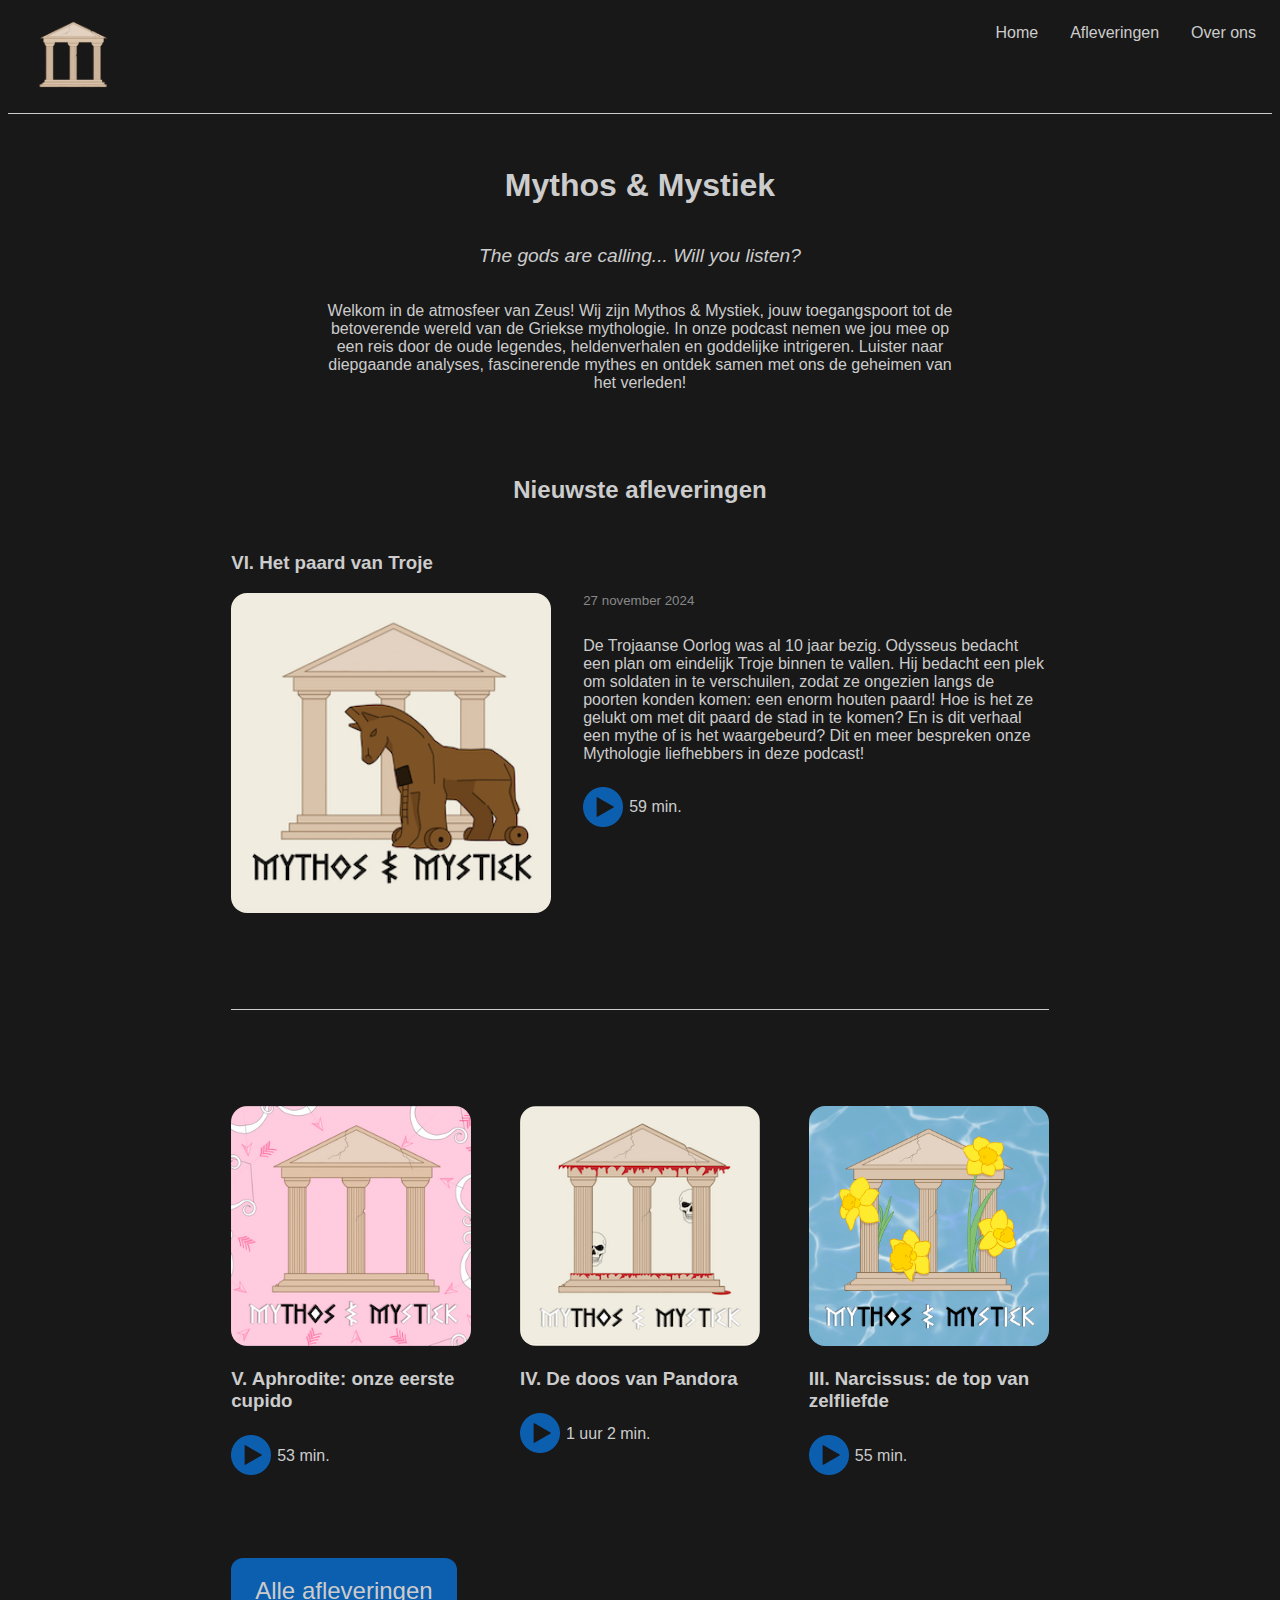
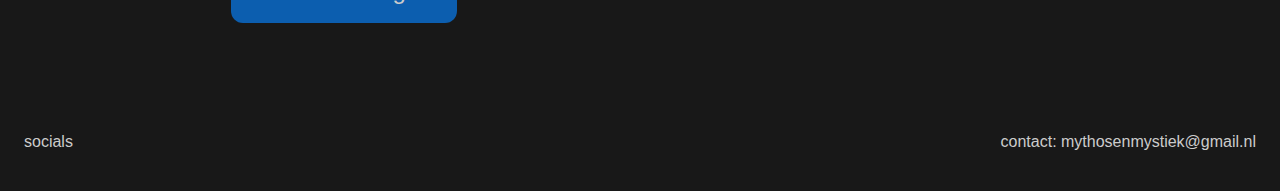
<file: EvavanderDussen_Koraal_Eindopdracht_Internetstandaarden/index.html>
<!DOCTYPE html>
<html lang="nl">
    <link rel="stylesheet" href="styles.css">
<head>
    <meta charset="UTF-8">
    <meta name="viewport" content="width=device-width, initial-scale=1.0">
    <title>Mythos & Mystiek</title>
</head>
<body>
    <header>
        <a href="index.html"><img src="images/logo.png" alt="Logo"></a>
        <section>
            <nav>
                <ul>
                    <li><a href="index.html">Home</a></li>
                    <li><a href="afleveringen.html">Afleveringen</a></li>
                    <li><a href="over_ons.html">Over ons</a></li>
                </ul>
            </nav>
        </section> 
    </header>
    <main id="home">
        <section>
            <h1>Mythos & Mystiek</h1>
            <p>The gods are calling... Will you listen?</p>
            <p>Welkom in de atmosfeer van Zeus! Wij zijn Mythos & Mystiek, jouw toegangspoort tot de betoverende wereld van de Griekse mythologie. In onze podcast nemen we jou mee op een reis door de oude legendes, heldenverhalen en goddelijke intrigeren. Luister naar diepgaande analyses, fascinerende mythes en ontdek samen met ons de geheimen van het verleden!</p>
        </section>
        <h2>Nieuwste afleveringen</h2>
        <section>
            <h3>VI. Het paard van Troje</h3>
            <div>
                <img src="images/trojaanse_paard_thumbnail.png" alt="Thumbnail Paard van Troje" style="width: 20em; height: 20em; border-radius: 1em;">
                <div>
                    <p>27 november 2024</p>
                    <p>De Trojaanse Oorlog was al 10 jaar bezig. Odysseus bedacht een plan om eindelijk Troje binnen te vallen. Hij bedacht een plek om soldaten in te verschuilen, zodat ze ongezien langs de poorten konden komen: een enorm houten paard! Hoe is het ze gelukt om met dit paard de stad in te komen? En is dit verhaal een mythe of is het waargebeurd? Dit en meer bespreken onze Mythologie liefhebbers in deze podcast!</p>
                    <div>
                        <button><img src="images/play_button.png" alt="play"></button>
                        <p>59 min.</p>  
                    </div>
                </div>
            </div>
        </section>
        <div>
            <section>
                <img src="images/aphrodite_thumbnail.png" alt="Thumbnail Aphrodite" style="width: 15em; height: 15em; border-radius: 1em;">
                <h3>V. Aphrodite: onze eerste cupido</h3>
                <div>
                    <button><img src="images/play_button.png" alt="play"></button>
                    <p>53 min.</p>
                </div>
            </section>
            <section>
                <img src="images/doos_van_pandora_thumbnail.png" alt="Thumbnail Doos van Pandora" style="width: 15em; height: 15em; border-radius: 1em;">
                <h3>IV. De doos van Pandora</h3>
                <div>
                    <button><img src="images/play_button.png" alt="play"></button>
                    <p>1 uur 2 min.</p>
                </div>
            </section>
            <section>
                <img src="images/narcissus_thumbnail.png" alt="Thumbnail Narcissus" style="width: 15em; height: 15em; border-radius: 1em;">
                <h3>III. Narcissus: de top van zelfliefde</h3>
                <div>
                    <button><img src="images/play_button.png" alt="play"></button>
                    <p>55 min.</p>
                </div>
            </section>
        </div>
        <a href="afleveringen.html">Alle afleveringen</a>
    </main>
    <footer>
            <p>socials</p>
            <!-- linkjes naar onze social media accounts -->
            <p>contact: mythosenmystiek@gmail.nl</p>
    </footer>
</body>
</html>
</file>
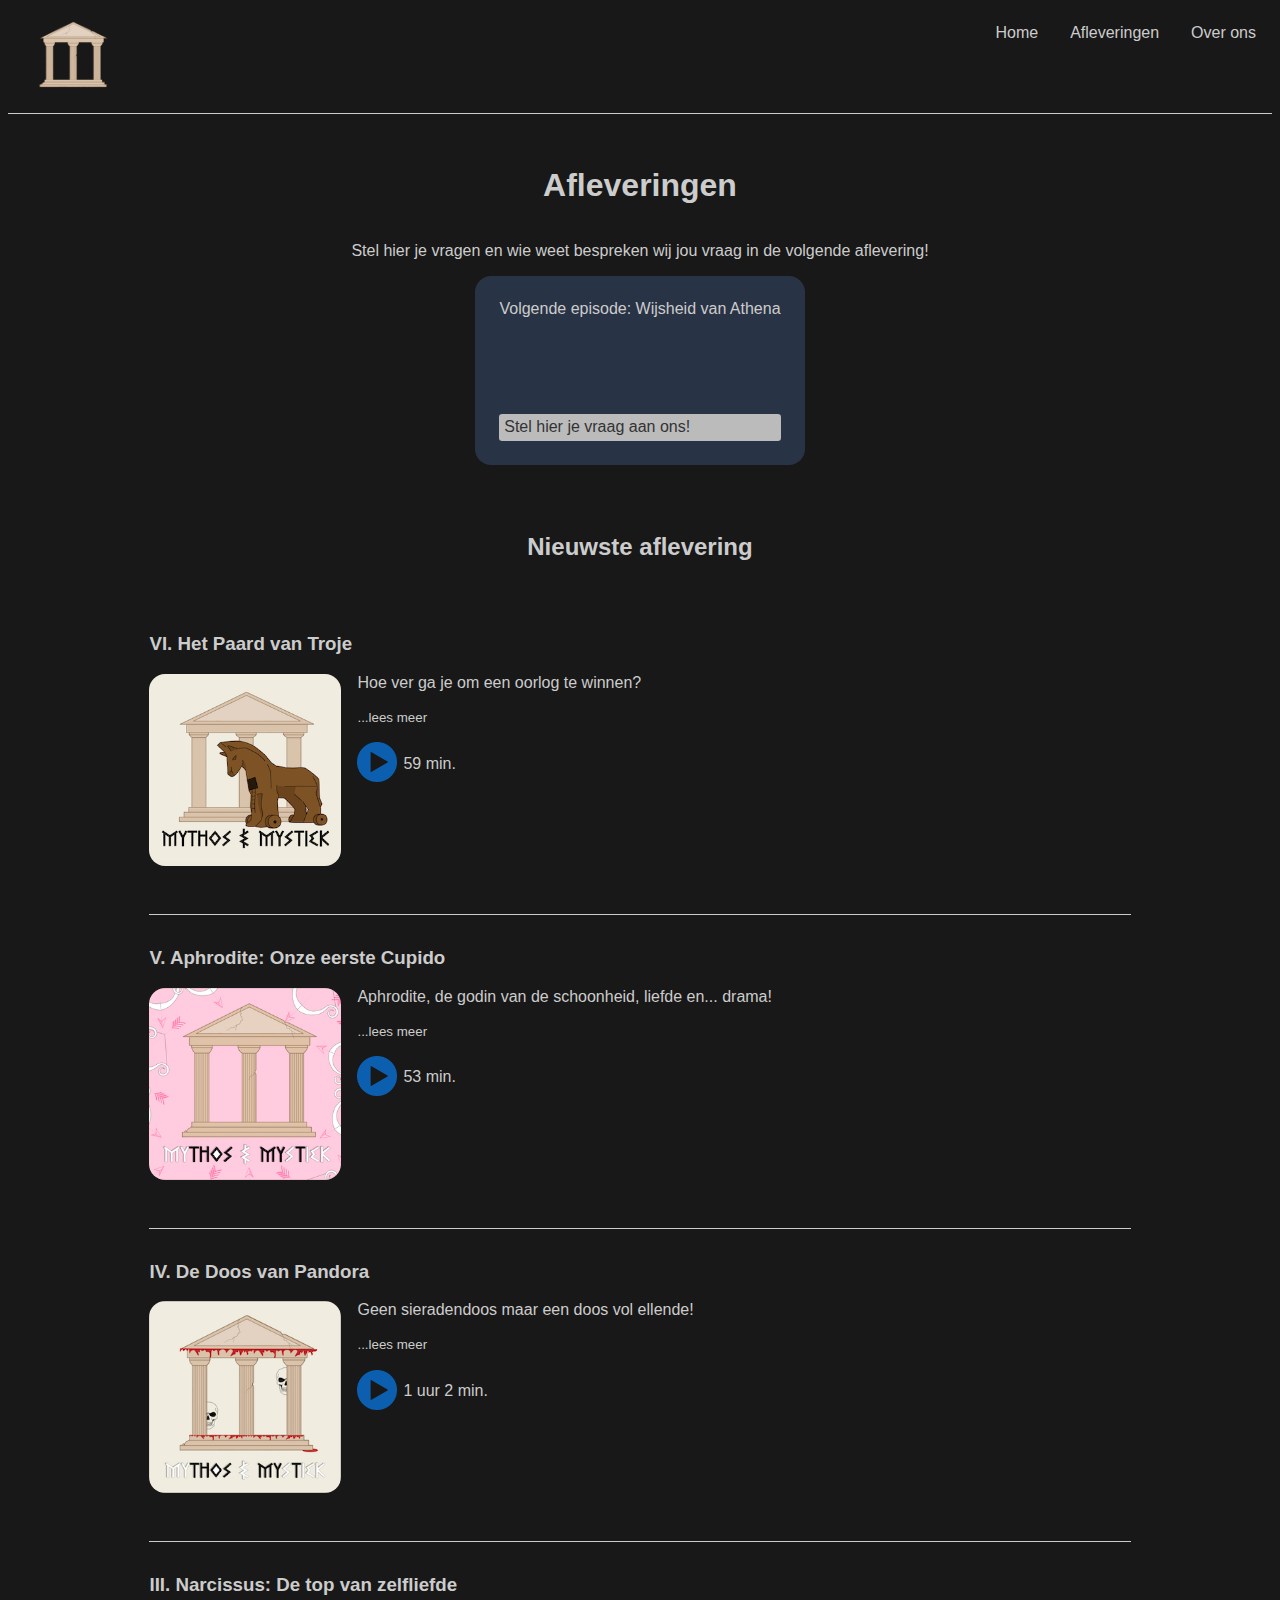
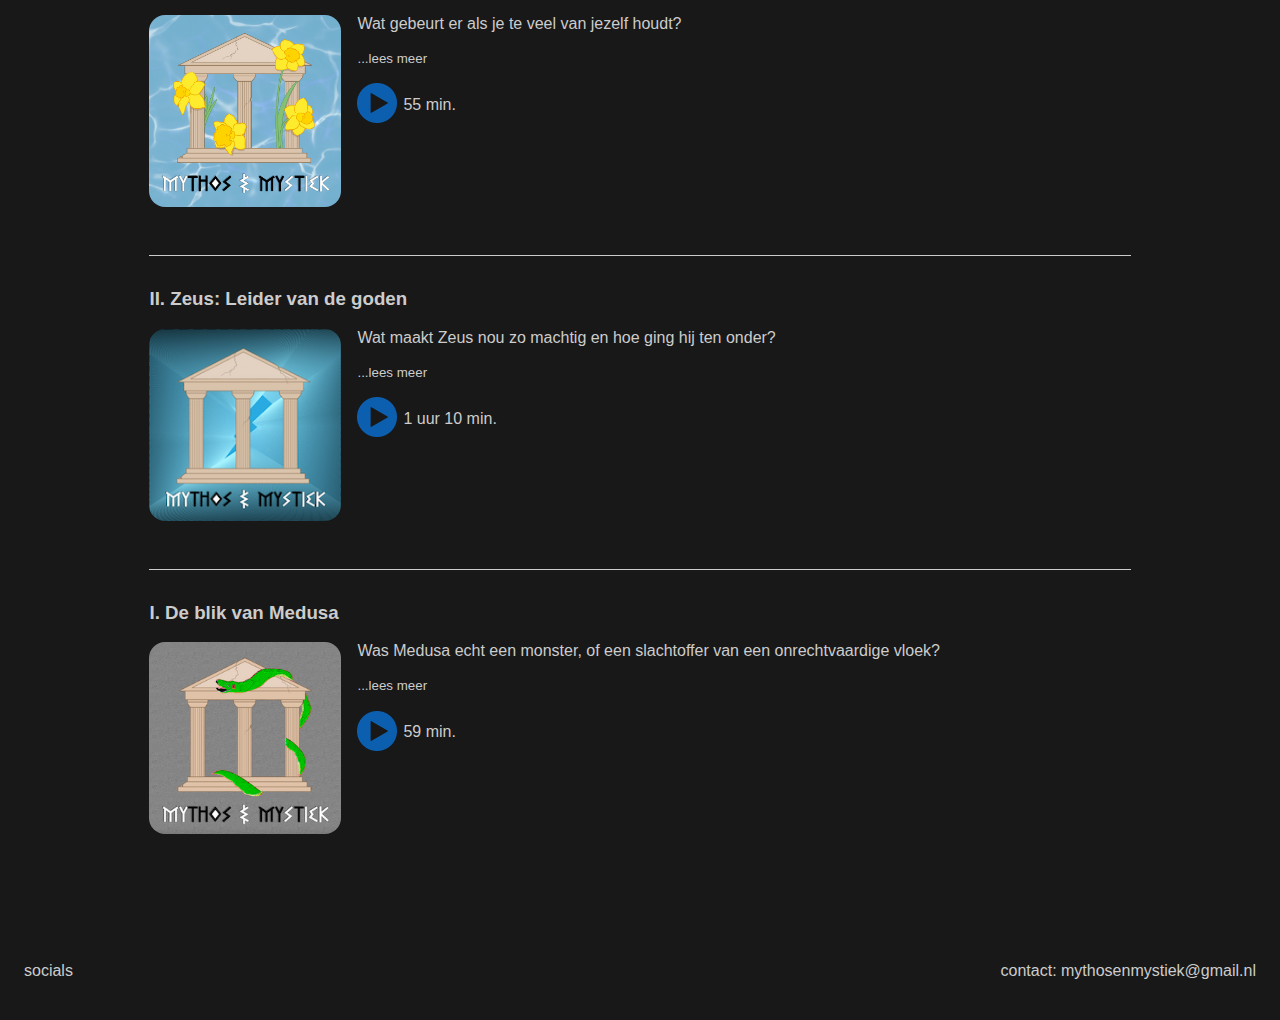
<file: EvavanderDussen_Koraal_Eindopdracht_Internetstandaarden/afleveringen.html>
<!DOCTYPE html>
<html lang="nl">
    <link rel="stylesheet" href="styles.css">
<head>
    <title>Afleveringen</title>
    <meta charset="UTF-8">
    <meta name="viewport" content="width=device-width, initial-scale=1.0">
    <title>Document</title>
</head>
<body>
    <header>
        <a href="index.html"><img src="images/logo.png" alt="Logo"></a>
        <section>
            <nav>
                <ul>
                    <li><a href="index.html">Home</a></li>
                    <li><a href="afleveringen.html">Afleveringen</a></li>
                    <li><a href="over_ons.html">Over ons</a></li>
                </ul>
            </nav>
        </section>
    </header>
    <main id="afleveringen">
        <section>
            <h1>Afleveringen</h1>    
            <p>Stel hier je vragen en wie weet bespreken wij jou vraag in de volgende aflevering!</p>
            <section>
                <p>Volgende episode: Wijsheid van Athena</p>
                <p>Stel hier je vraag aan ons!</p>
            </section>
        </section>
        <h2>Nieuwste aflevering</h2>
        <section>
            <h3>VI. Het Paard van Troje</h3>
            <div>
                <img src="images/trojaanse_paard_thumbnail.png" alt="Thumbnail Paard van Troje" style="width: 12em; height: 12em; border-radius: 1em;">
                <div>
                    <p>Hoe ver ga je om een oorlog te winnen?</p>
                    <button>...lees meer</button>
                    <div>
                        <button><img src="images/play_button.png" alt="play"></button>
                        <p>59 min.</p>
                    </div>
                </div>
            </div>
        </section>
        <section>
            <h3>V. Aphrodite: Onze eerste Cupido</h3>
            <div>
                <img src="images/aphrodite_thumbnail.png" alt="Thumbnail Aphrodite" style="width: 12em; height: 12em; border-radius: 1em;">
                <div>
                    <p>Aphrodite, de godin van de schoonheid, liefde en... drama!</p>
                    <button>...lees meer</button>
                    <div>
                        <button><img src="images/play_button.png" alt="play"></button>
                        <p>53 min.</p> 
                    </div>
                </div>
            </div>
        </section>
        <section>
            <h3>IV. De Doos van Pandora</h3>
            <div>
                <img src="images/doos_van_pandora_thumbnail.png" alt="Thumbnail Doos van Pandora" style="width: 12em; height: 12em; border-radius: 1em;">
                <div>
                    <p>Geen sieradendoos maar een doos vol ellende!</p>
                    <button>...lees meer</button>
                    <div>
                        <button><img src="images/play_button.png" alt="play"></button>
                        <p>1 uur 2 min.</p> 
                    </div>
                </div>
            </div>
        </section>
        <section>
            <h3>III. Narcissus: De top van zelfliefde</h3>
            <div>
                <img src="images/narcissus_thumbnail.png" alt="Thumbnail Narcissus" style="width: 12em; height: 12em; border-radius: 1em;">
                <div>
                    <p>Wat gebeurt er als je te veel van jezelf houdt?</p>
                    <button>...lees meer</button>
                    <div>
                        <button><img src="images/play_button.png" alt="play"></button>
                        <p>55 min.</p> 
                    </div>
                </div>
            </div>
        </section>
        <section>
            <h3>II. Zeus: Leider van de goden</h3>
            <div>
                <img src="images/zeus_thumbnail.png" alt="Thumbnail Zeus" style="width: 12em; height: 12em; border-radius: 1em;">
                <div>
                    <p>Wat maakt Zeus nou zo machtig en hoe ging hij ten onder?</p>
                    <button>...lees meer</button>
                    <div>
                        <button><img src="images/play_button.png" alt="play"></button>
                        <p>1 uur 10 min.</p>
                    </div>
                </div>
            </div>
        </section>
        <section>
            <h3>I. De blik van Medusa</h3>
            <div>
                <img src="images/medusa_thumbnail.png" alt="Thumbnail Medusa" style="width: 12em; height: 12em; border-radius: 1em;">
                <div>
                    <p>Was Medusa echt een monster, of een slachtoffer van een onrechtvaardige vloek?</p>
                    <button>...lees meer</button>
                    <div>
                        <button><img src="images/play_button.png" alt="play"></button>
                        <p>59 min.</p>
                    </div>
                </div>
            </div>
        </section>
    </main>
    <footer>
        <p>socials</p>
        <!-- linkjes naar onze social media accounts -->
        <p>contact: mythosenmystiek@gmail.nl</p>
    </footer>
</body>
</html>
</file>
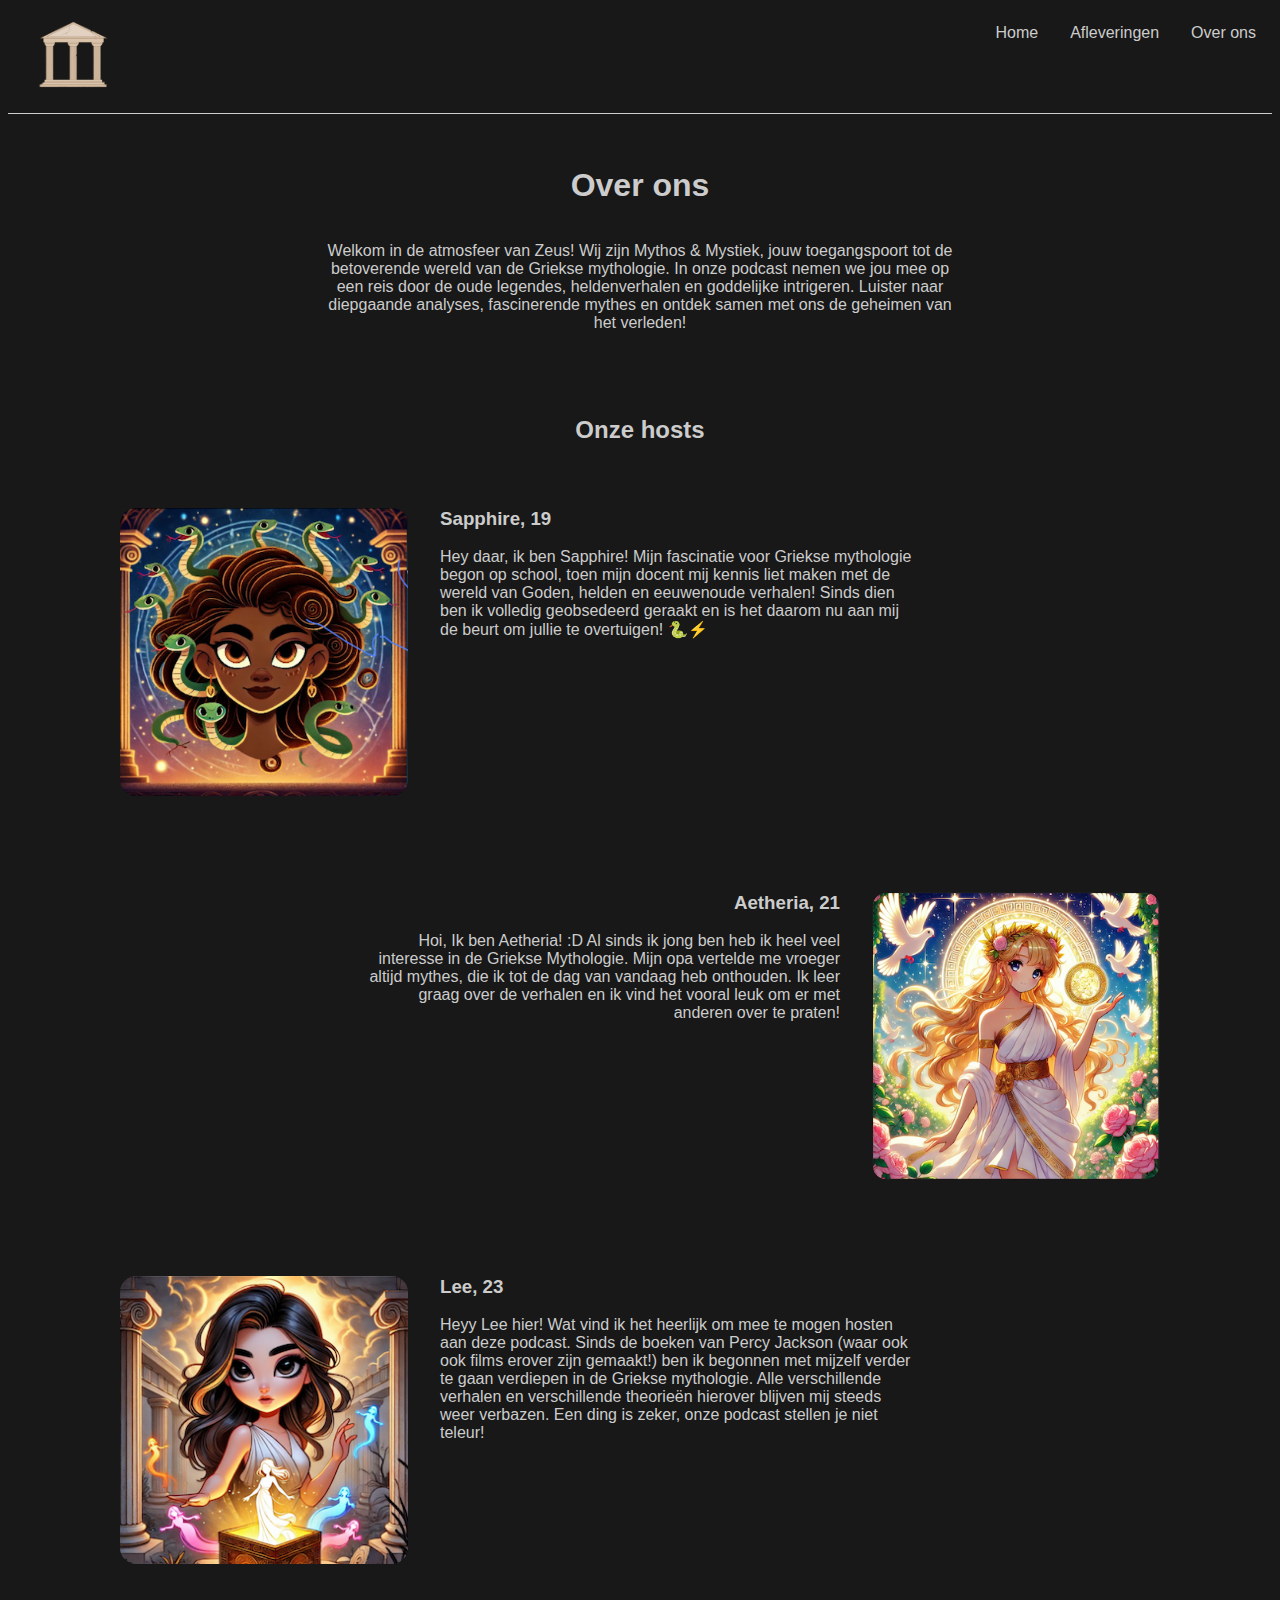
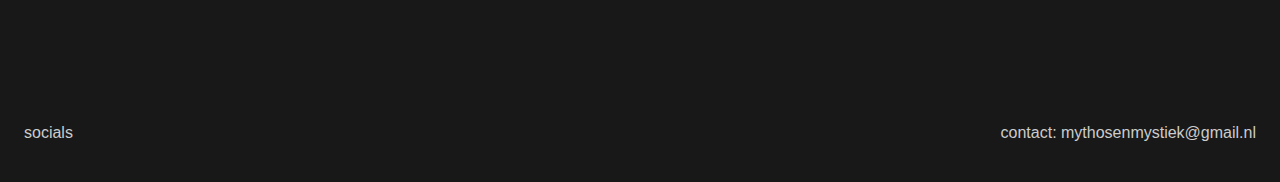
<file: EvavanderDussen_Koraal_Eindopdracht_Internetstandaarden/over_ons.html>
<!DOCTYPE html>
<html lang="nl">
    <link rel="stylesheet" href="styles.css">
<head>
    <title>Over ons</title>
    <meta charset="UTF-8">
    <meta name="viewport" content="width=device-width, initial-scale=1.0">
    <title>Document</title>
</head>
<body>
    <header>
        <a href="index.html"><img src="images/logo.png" alt="Logo"></a>
        <nav>
            <ul>
                <li><a href="index.html">Home</a></li>
                <li><a href="afleveringen.html">Afleveringen</a></li>
                <li><a href="over_ons.html">Over ons</a></li>
            </ul>
        </nav> 
    </header>
    <main id="about">
        <section>
            <h1>Over ons</h1>
            <p>Welkom in de atmosfeer van Zeus! Wij zijn Mythos & Mystiek, jouw toegangspoort tot de betoverende wereld van de Griekse mythologie. In onze podcast nemen we jou mee op een reis door de oude legendes, heldenverhalen en goddelijke intrigeren. Luister naar diepgaande analyses, fascinerende mythes en ontdek samen met ons de geheimen van het verleden!</p>
        </section>
        <h2>Onze hosts</h2>
        <section>
            <img src="images/Sapphire.png" alt="Sapphire foto" style="width: 18em; height: 18em; border-radius: 1em;">
            <div>
                <h3>Sapphire, 19</h3>
                <p>Hey daar, ik ben Sapphire! Mijn fascinatie voor Griekse mythologie begon op school, toen mijn docent mij kennis liet maken met de wereld van Goden, helden en eeuwenoude verhalen! Sinds dien ben ik <em>volledig</em> geobsedeerd geraakt en is het daarom nu aan mij de beurt om jullie te overtuigen! 🐍⚡️</p>
            </div>
        </section>
        <section>
            <img src="images/Aetheria.png" alt="Aetheria foto" style="width: 18em; height: 18em; border-radius: 1em;">
            <div>
                <h3>Aetheria, 21</h3>
                <p>Hoi, Ik ben Aetheria! :D Al sinds ik jong ben heb ik <em>heel</em> veel interesse in de Griekse Mythologie. Mijn opa vertelde me vroeger altijd mythes, die ik tot de dag van vandaag heb onthouden. Ik leer graag over de verhalen en ik vind het vooral leuk om er met anderen over te praten!</p> 
            </div>
        </section>
        <section>
            <img src="images/Lee.png" alt="Lee foto" style="width: 18em; height: 18em; border-radius: 1em;">
            <div>
                <h3>Lee, 23</h3>
                <p>Heyy Lee hier! Wat vind ik het heerlijk om mee te mogen hosten aan deze podcast. Sinds de boeken van Percy Jackson (waar ook ook films erover zijn gemaakt!) ben ik begonnen met mijzelf verder te gaan verdiepen in de Griekse mythologie. Alle verschillende verhalen en verschillende theorieën hierover blijven mij steeds weer verbazen. Een ding is zeker, onze podcast stellen je <em>niet</em> teleur!</p>
            </div>
        </section>
    </main>
    <footer>
        <p>socials</p>
        <!-- linkjes naar onze social media accounts -->
        <p>contact: mythosenmystiek@gmail.nl</p>
    </footer>
</body>
</html>
</file>
<file: EvavanderDussen_Koraal_Eindopdracht_Internetstandaarden/styles.css>
/* algemeen */

header {
  display: flex;
  justify-content: space-between;
  position: relative;
  text-align: center;
  border-bottom: #CCC solid 0.05em;
}

header img {
  width: 8em;
  padding-top: 0.3em;
}

ul {
  list-style-type: none;
  display: flex;
  justify-content: end;
  align-items: flex-start;
}

li {
  padding: 0em 1em;
}

* {
  background-color: #181818;
  color: #CCC;
  font-family: 'Lucida Sans', 'Lucida Sans Regular', 'Lucida Grande', 'Lucida Sans Unicode', Geneva, Verdana, sans-serif;
}

main {
  margin-left: 3em;
  margin-right: 3em;
}

button {
  border: 0;
  padding-left: 0;
}

button img {
  width: 3em;
}

button img:hover {
  transform: scale(1.1);
}

h1 {
  padding-top: 1em;
  font-size: 2em;
}

h2 {
  text-align: center;
  padding-top: 2em;
}

a {
  text-decoration: none;
}

em {
  font-style: normal;
}

/* home */

main#home h1 + p {
  font-size: larger;
  font-style: italic;
}

main#home > section:first-of-type p {
  max-width: 40em;
}

main#home section div {
  display: flex;
  flex-direction: row;
  justify-content: start;
  margin-left: 0em;
}

main#home img + div p:first-child {
  margin-top: 0em;
  color: #888;
  font-size: smaller;
}

main#home h2 + section div img + div {
  display: flex;
  flex-direction: column;
  align-items: start;
  padding-left: 2em;
}

main#home > section:nth-of-type(2) div p:nth-child(2) {
  max-width: 40em;
  margin-bottom: 1.2em;
}

main#home > section:nth-of-type(2), main#home > div {
  margin: 3em 15% 6em 15%;
}

main#home > div {
  display: flex;
  justify-content: space-between;
}

main#home img + h3 {
  max-width: 12em;
}

main#home h2 + section {
  border-bottom: #CCC solid 0.05em;
  padding-bottom: 6em;
}

main#home a:last-of-type {
  margin: 15%;
  background-color: #0C5EAF;
  font-size: 1.5em;
  padding: 0.8em 1em;
  border-radius: 0.5em;
}

main#home a:last-of-type:hover {
  background-color: #003F7E;
}

/* about */

main#about section:first-child, main#home > section:first-of-type, main#afleveringen > section:first-child {
  text-align: center;
  display: flex;
  flex-direction: column;
  align-items: center;
}

main#about section > p {
  max-width: 40em;
}

main#about div > p {
  max-width: 30em;
}

main#about section:not(:first-child) {
  display: flex;
  padding-bottom: 2em;
  margin: 4em;
}

main#about section:nth-child(4) {
  flex-direction: row-reverse;
  text-align: right;
}

main#about h3 {
  margin-top: 0em;
}

main#about img + div {
  padding-left: 2em;
  padding-right: 2em;
}

/* afleveringen */

main#afleveringen section section {
  background-color: #293346;
  border-radius: 1em;
  padding: 1.5em;
}

main#afleveringen section section p:first-of-type {
  margin: 0;
  padding-bottom: 6em;
  background-color: #293346;
}

main#afleveringen section section p:last-of-type {
  margin: 0;
  padding: 0.3em;
  border-radius: 0.2em;
  text-align: start;
  background-color: #BBB;
  color: #333;
}

main#afleveringen div div div, main#afleveringen section > div {
  display: flex;
  flex-direction: row;
  justify-content: start;
  margin-left: 0em;
}

main#afleveringen div div div {
  margin-top: 0.8em;
}

main#afleveringen section > div > div {
  padding-left: 1em;
}

main#afleveringen img + div > p {
  margin-top: 0;
}

main#afleveringen > section:not(:first-child) {
  margin: 2em 8%;
}

main#afleveringen h2 ~ section:not(:last-child) {
  border-bottom: #CCC solid 0.05em;
  padding-bottom: 3em;
}

main#afleveringen h2 {
  margin-bottom: 3em;
}

/* footer */

footer {
  display: flex;
  justify-content: space-between;
  padding: 1em;
}

footer {
  margin-top: 6em;
}
</file>
